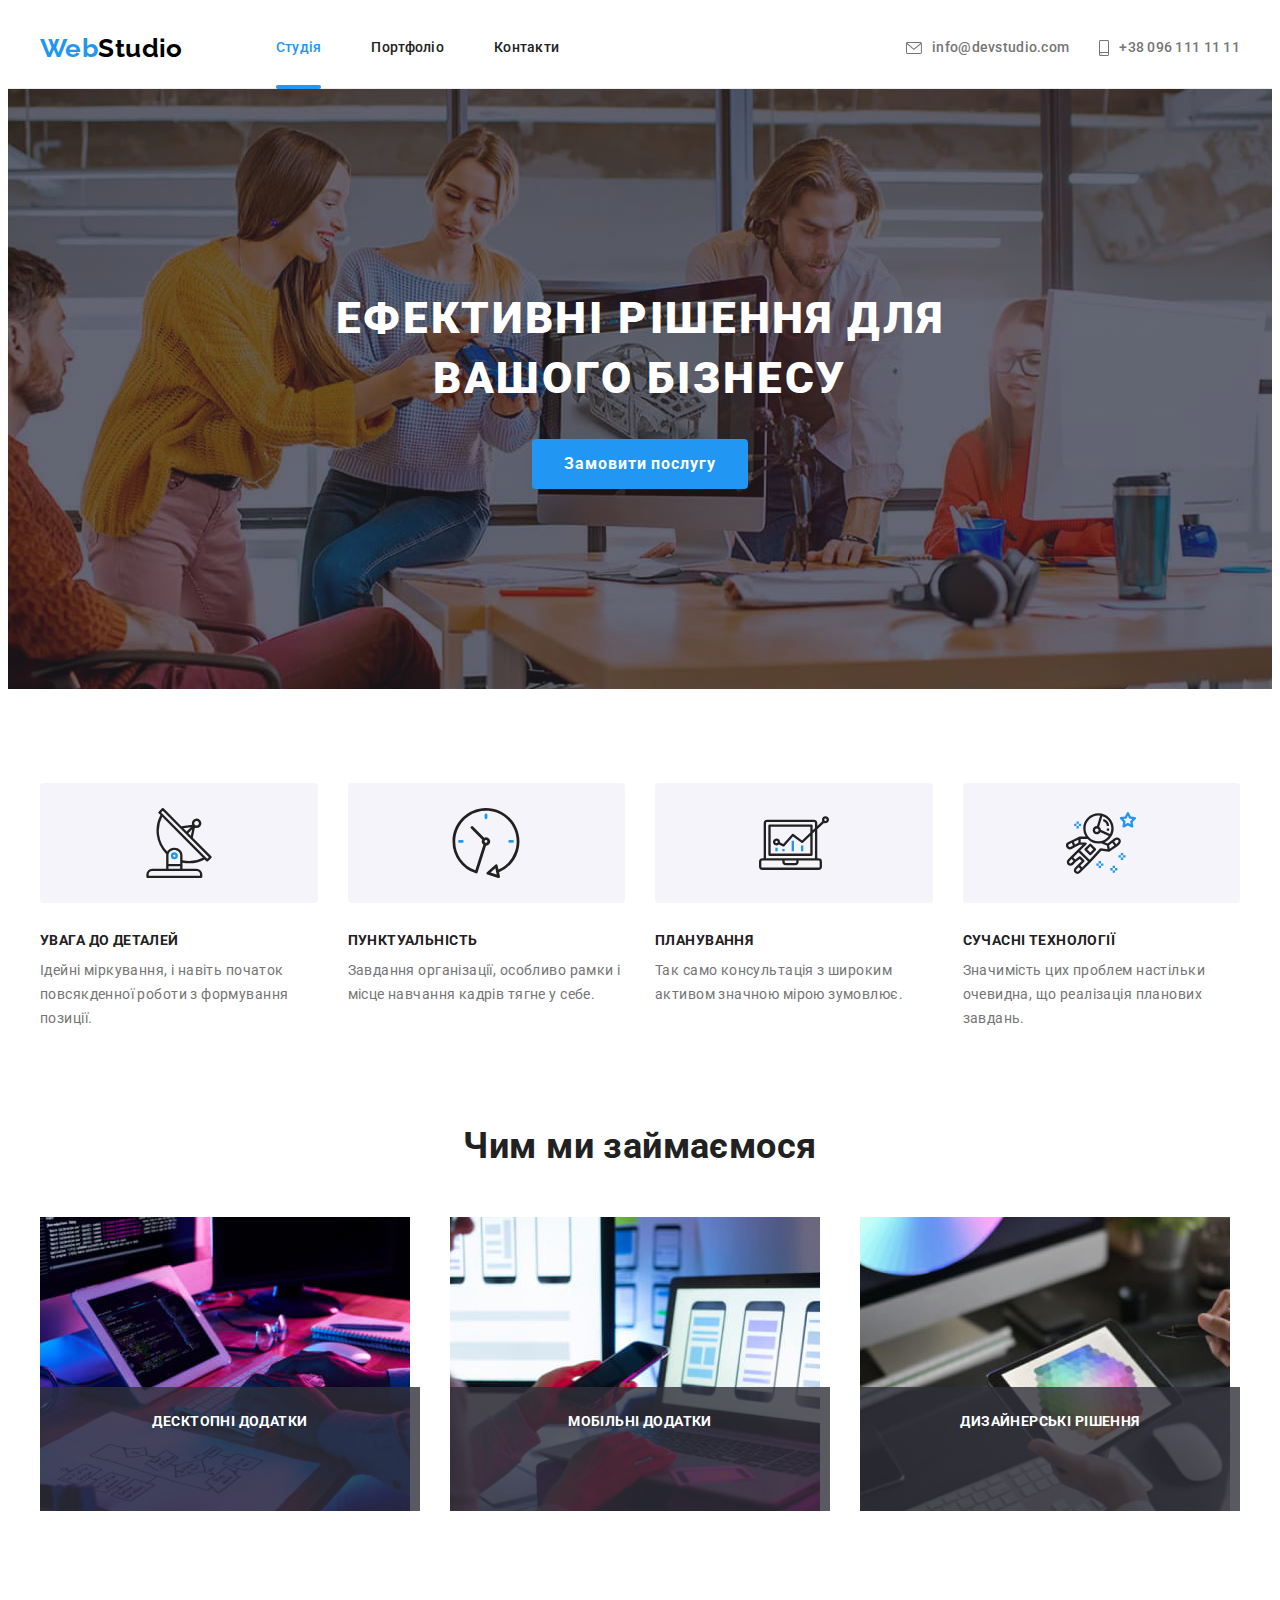
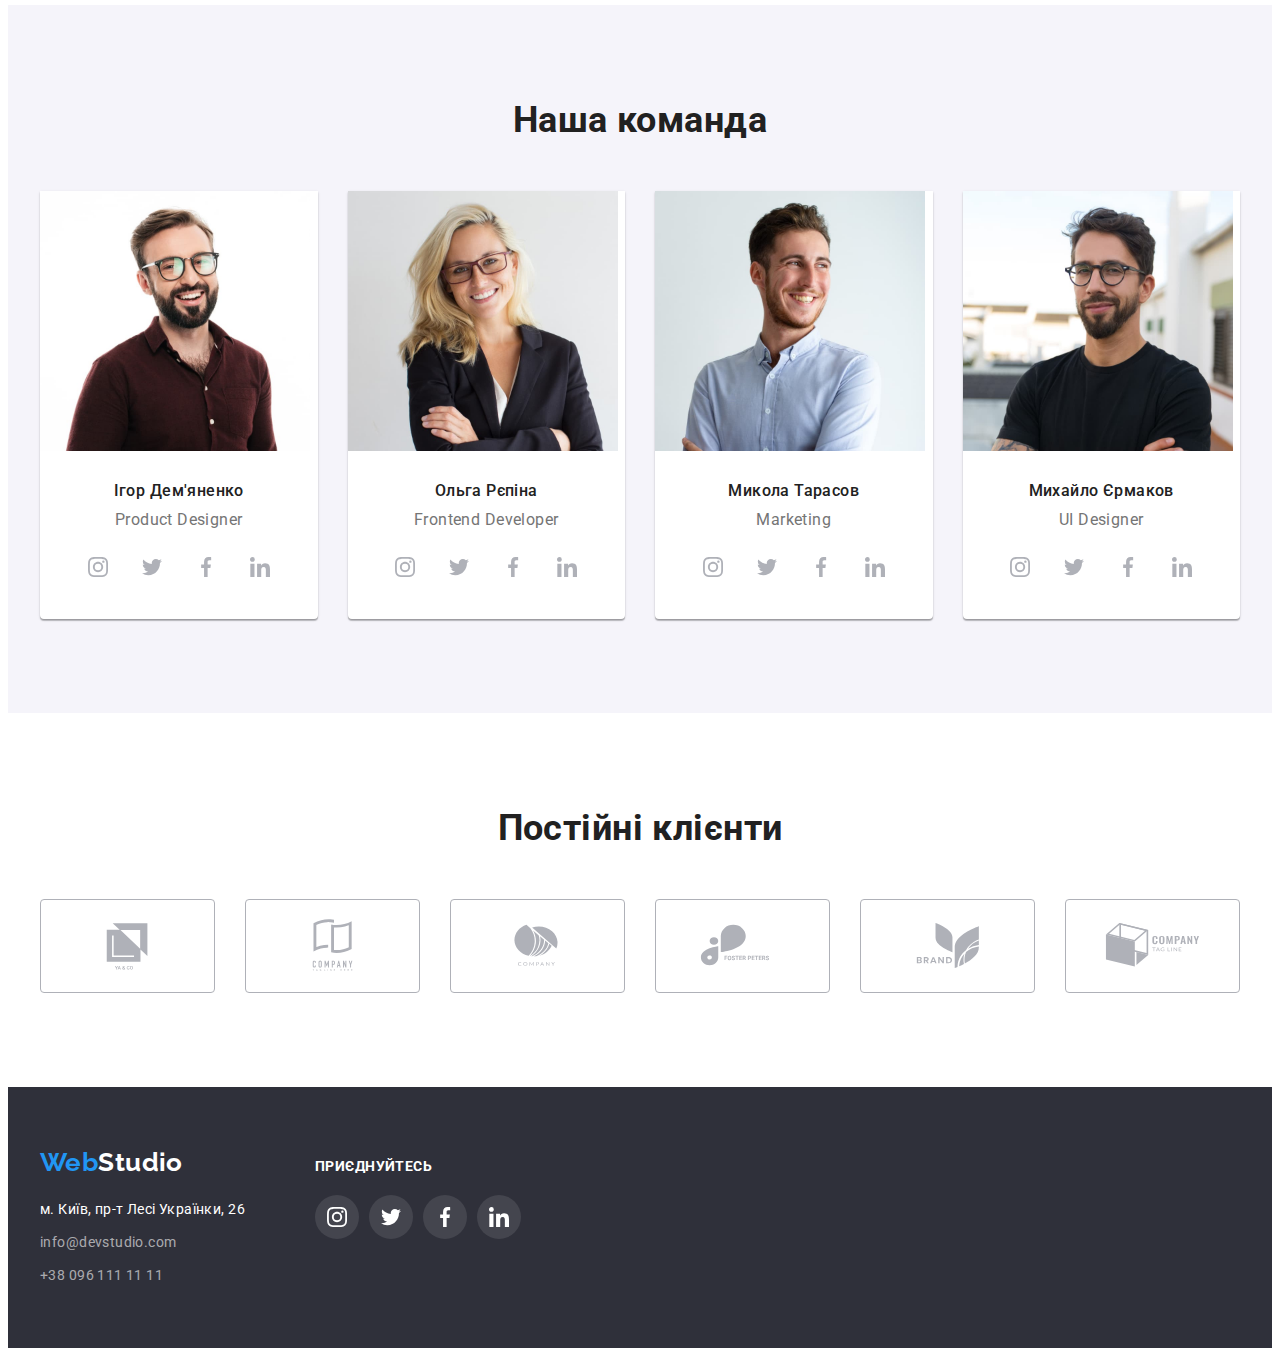
<file: index.html>
<!DOCTYPE html>
<html lang="uk">

<head>
  <meta charset="UTF-8" />
  <meta http-equiv="X-UA-Compatible" content="IE=edge" />
  <meta name="viewport" content="width=device-width, initial-scale=1.0" />
  <title>WebStudio</title>
  <!-- Fonts bevor all styles but afret title -->
  <link rel="preconnect" href="https://fonts.googleapis.com">
  <link rel="preconnect" href="https://fonts.gstatic.com" crossorigin>
  <link href="https://fonts.googleapis.com/css2?family=Raleway:wght@700&family=Roboto:wght@400;500;700;900&display=swap"
    rel="stylesheet">
  <!-- Normalize befor my styles -->
  <link rel="stylesheet" href="https://cdnjs.cloudflare.com/ajax/libs/modern-normalize/1.1.0/modern-normalize.min.css"
    integrity="sha512-wpPYUAdjBVSE4KJnH1VR1HeZfpl1ub8YT/NKx4PuQ5NmX2tKuGu6U/JRp5y+Y8XG2tV+wKQpNHVUX03MfMFn9Q=="
    crossorigin="anonymous" referrerpolicy="no-referrer" />
  <link rel="stylesheet" href="./css/styles.css">
</head>

<body>
  <!-- Header -->
  <header class="border-header">

    <div class="container navigation">
      <nav class="navigation">
        <a class="logo link" lang="en" href="./index.html">Web<span class="logo-header">Studio</span></a>
        <ul class="site-nav list navigation">
          <li class="site-nav-item"><a href="./index.html" class="nav-link link current">Студія</a></li>
          <li class="site-nav-item"><a href="./portfolio.html" class="nav-link link">Портфоліо</a></li>
          <li class="site-nav-item"><a href="#" class="nav-link link">Контакти</a></li>
        </ul>
      </nav>
      <ul class="contacts list">
        <li class="contacts-item">
          <a href="mailto:info@devstudio.com" class="contacts-link link"><svg class="contacts-icon" width="16"
              height="12">
              <use href="./images/icons.svg#icon-envelope"></use>
            </svg>info@devstudio.com</a>
        </li>
        <li class="contacts-item">
          <a href="tel:+380961111111" class="contacts-link link"><svg class="contacts-icon" width="10" height="16">
              <use href="./images/icons.svg#icon-smartphone"></use>
            </svg>+38 096 111 11 11</a>
        </li>
      </ul>
    </div>
  </header>
  <!-- Main -->
  <main>
    <!-- Hero -->
    <section class="hero">
      <h1 class="hero-title">Ефективні рішення для вашого бізнесу</h1>
      <button class="hero-button" data-modal-open type="button">Замовити послугу</button>
    </section>
    <!-- Features -->
    <section class="section">
      <div class="container">
        <h2 class="visually-hidden">Особливості</h2>
        <ul class="feauters-list list">
          <li class="feauters-item">
            <div class="feauters-icon">
              <svg width="70" height="70">
                <use href="./images/icons.svg#icon-antenna"></use>
              </svg>
            </div>
            <h3 class="feauters-title">УВАГА ДО ДЕТАЛЕЙ</h3>
            <p class="feauters-text">Ідейні міркування, і навіть початок повсякденної роботи з формування позиції.</p>
          </li>
          <li class="feauters-item">
            <div class="feauters-icon">
              <svg width="70" height="70">
                <use href="./images/icons.svg#icon-clock"></use>
              </svg>
            </div>
            <h3 class="feauters-title">ПУНКТУАЛЬНІСТЬ</h3>
            <p class="feauters-text">Завдання організації, особливо рамки і місце навчання кадрів тягне у себе.</p>
          </li>
          <li class="feauters-item">
            <div class="feauters-icon">
              <svg width="70" height="70">
                <use href="./images/icons.svg#icon-diagram"></use>
              </svg>
            </div>
            <h3 class="feauters-title">ПЛАНУВАННЯ</h3>
            <p class="feauters-text">Так само консультація з широким активом значною мірою зумовлює.</p>
          </li>
          <li class="feauters-item">
            <div class="feauters-icon">
              <svg width="70" height="70">
                <use href="./images/icons.svg#icon-astronaut"></use>
              </svg>
            </div>
            <h3 class="feauters-title">СУЧАСНІ ТЕХНОЛОГІЇ</h3>
            <p class="feauters-text">Значимість цих проблем настільки очевидна, що реалізація планових завдань.</p>
          </li>
        </ul>
      </div>
    </section>
    <!-- Occupation -->
    <section class="section opcupation-padding">
      <div class="container">
        <h2 class="section-title title-mb">Чим ми займаємося</h2>
        <ul class="occupation-list list">
          <li class="occupation-item">
            <img src="./images/occupation-1.jpg" alt="Десктопні додатки" width="370" height="294">
            <p class="occupation-overlay">Десктопні додатки</p>
          </li>
          <li class="occupation-item">
            <img src="./images/occupation-2.jpg" alt="Розробка мобільних додатків" width="370" height="294">
            <p class="occupation-overlay">Мобільні додатки</p>
          </li>
          <li class="occupation-item">
            <img src="./images/occupation-3.jpg" alt="Веб дизайн" width="370" height="294">
            <p class="occupation-overlay">Дизайнерські рішення</p>
          </li>
        </ul>
      </div>
    </section>
    <!-- Team -->
    <section class="section team">
      <div class="container">
        <h2 class="section-title title-mb">Наша команда</h2>
        <ul class="team-list list">
          <li class="team-list-item">
            <img src="./images/team-member-1.jpg" alt="Фото дизайнера продуктів Ігоря 
            Дем'яненко" width="270" height="260">
            <div class="team-list-content">
              <h3 class="team-list-member">Ігор Дем'яненко</h3>
              <p class="team-list-occupation" lang="en">Product Designer</p>
              <ul class="team-soc-list list">
                <li class="team-soc-item">
                  <a href="#" class="team-soc-link" aria-label="Instagram"><span
                      class="visually-hidden">Instagram</span>
                    <svg class="team-soc-icon" width="20" height="20">
                      <use href="./images/icons.svg#icon-instagram"></use>
                    </svg>
                  </a>
                </li>
                <li class="team-soc-item">
                  <a href="#" class="team-soc-link" aria-label="Twitter"><span class="visually-hidden">Twitter</span>
                    <svg class="team-soc-icon" width="20" height="20">
                      <use href="./images/icons.svg#icon-twitter"></use>
                    </svg>
                  </a>
                </li>
                <li class="team-soc-item">
                  <a href="#" class="team-soc-link" aria-label="Facebook"><span class="visually-hidden">Facebook</span>
                    <svg class="team-soc-icon" width="20" height="20">
                      <use href="./images/icons.svg#icon-facebook"></use>
                    </svg>
                  </a>
                </li>
                <li class="team-soc-item">
                  <a href="#" class="team-soc-link" aria-label="Linkedin"><span class="visually-hidden">Linkedin</span>
                    <svg class="team-soc-icon" width="20" height="20">
                      <use href="./images/icons.svg#icon-linkedin"></use>
                    </svg>
                  </a>
                </li>
              </ul>
            </div>
          </li>
          <li class="team-list-item">
            <img src="./images/team-member-2.jpg" alt="Фото фронтенд розробниці 
            Ольги Рєпіної" width="270" height="260">
            <div class="team-list-content">
              <h3 class="team-list-member">Ольга Рєпіна</h3>
              <p class="team-list-occupation" lang="en">Frontend Developer</p>
              <ul class="team-soc-list list">
                <li class="team-soc-item">
                  <a href="#" class="team-soc-link" aria-label="Instagram"><span
                      class="visually-hidden">Instagram</span>
                    <svg class="team-soc-icon" width="20" height="20">
                      <use href="./images/icons.svg#icon-instagram"></use>
                    </svg>
                  </a>
                </li>
                <li class="team-soc-item">
                  <a href="#" class="team-soc-link" aria-label="Twitter"><span class="visually-hidden">Twitter</span>
                    <svg class="team-soc-icon" width="20" height="20">
                      <use href="./images/icons.svg#icon-twitter"></use>
                    </svg>
                  </a>
                </li>
                <li class="team-soc-item">
                  <a href="#" class="team-soc-link" aria-label="Facebook"><span class="visually-hidden">Facebook</span>
                    <svg class="team-soc-icon" width="20" height="20">
                      <use href="./images/icons.svg#icon-facebook"></use>
                    </svg>
                  </a>
                </li>
                <li class="team-soc-item">
                  <a href="#" class="team-soc-link" aria-label="Linkedin"><span class="visually-hidden">Linkedin</span>
                    <svg class="team-soc-icon" width="20" height="20">
                      <use href="./images/icons.svg#icon-linkedin"></use>
                    </svg>
                  </a>
                </li>
              </ul>
            </div>
          </li>
          <li class="team-list-item">
            <img src="./images/team-member-3.jpg" alt="Фото члена відділу маркетінгу
            Миколи Тарасова" width="270" height="260">
            <div class="team-list-content">
              <h3 class="team-list-member">Микола Тарасов</h3>
              <p class="team-list-occupation" lang="en">Marketing</p>
              <ul class="team-soc-list list">
                <li class="team-soc-item">
                  <a href="#" class="team-soc-link" aria-label="Instagram"><span
                      class="visually-hidden">Instagram</span>
                    <svg class="team-soc-icon" width="20" height="20">
                      <use href="./images/icons.svg#icon-instagram"></use>
                    </svg>
                  </a>
                </li>
                <li class="team-soc-item">
                  <a href="#" class="team-soc-link" aria-label="Twitter"><span class="visually-hidden">Twitter</span>
                    <svg class="team-soc-icon" width="20" height="20">
                      <use href="./images/icons.svg#icon-twitter"></use>
                    </svg>
                  </a>
                </li>
                <li class="team-soc-item">
                  <a href="#" class="team-soc-link" aria-label="Facebook"><span class="visually-hidden">Facebook</span>
                    <svg class="team-soc-icon" width="20" height="20">
                      <use href="./images/icons.svg#icon-facebook"></use>
                    </svg>
                  </a>
                </li>
                <li class="team-soc-item">
                  <a href="#" class="team-soc-link" aria-label="Linkedin"><span class="visually-hidden">Linkedin</span>
                    <svg class="team-soc-icon" width="20" height="20">
                      <use href="./images/icons.svg#icon-linkedin"></use>
                    </svg>
                  </a>
                </li>
              </ul>
            </div>
          </li>
          <li class="team-list-item">
            <img src="./images/team-member-4.jpg" alt="Фото дизайнера інтерфейсу 
            Михайла Єрмакова" width="270" height="260">
            <div class="team-list-content">
              <h3 class="team-list-member">Михайло Єрмаков</h3>
              <p class="team-list-occupation" lang="en">UI Designer</p>
              <ul class="team-soc-list list">
                <li class="team-soc-item">
                  <a href="#" class="team-soc-link" aria-label="Instagram"><span
                      class="visually-hidden">Instagram</span>
                    <svg class="team-soc-icon" width="20" height="20">
                      <use href="./images/icons.svg#icon-instagram"></use>
                    </svg>
                  </a>
                </li>
                <li class="team-soc-item">
                  <a href="#" class="team-soc-link" aria-label="Twitter"><span class="visually-hidden">Twitter</span>
                    <svg class="team-soc-icon" width="20" height="20">
                      <use href="./images/icons.svg#icon-twitter"></use>
                    </svg>
                  </a>
                </li>
                <li class="team-soc-item">
                  <a href="#" class="team-soc-link" aria-label="Facebook"><span class="visually-hidden">Facebook</span>
                    <svg class="team-soc-icon" width="20" height="20">
                      <use href="./images/icons.svg#icon-facebook"></use>
                    </svg>
                  </a>
                </li>
                <li class="team-soc-item">
                  <a href="#" class="team-soc-link" aria-label="Linkedin"><span class="visually-hidden">Linkedin</span>
                    <svg class="team-soc-icon" width="20" height="20">
                      <use href="./images/icons.svg#icon-linkedin"></use>
                    </svg>
                  </a>
                </li>
              </ul>
            </div>
          </li>
        </ul>
      </div>
    </section>

    <section class="section clients">
      <div class="container">
        <h2 class="section-title title-mb">Постійні клієнти</h2>
        <ul class="clients-list list">
          <li class="clients-item">
            <a href="" class="clients-link">
              <svg class="clients-icon" width="106" height="60">
                <use href="./images/icons.svg#icon-ya-and-co"></use>
              </svg>
            </a>
          </li>
          <li class="clients-item">
            <a href="" class="clients-link">
              <svg class="clients-icon" width="106" height="60">
                <use href="./images/icons.svg#icon-company-t-h"></use>
              </svg>
            </a>
          </li>
          <li class="clients-item">
            <a href="" class="clients-link">
              <svg class="clients-icon" width="106" height="60">
                <use href="./images/icons.svg#icon-company"></use>
              </svg>
            </a>
          </li>
          <li class="clients-item">
            <a href="" class="clients-link">
              <svg class="clients-icon" width="106" height="60">
                <use href="./images/icons.svg#icon-foster-peters"></use>
              </svg>
            </a>
          </li>
          <li class="clients-item">
            <a href="" class="clients-link">
              <svg class="clients-icon" width="106" height="60">
                <use href="./images/icons.svg#icon-brand"></use>
              </svg>
            </a>
          </li>
          <li class="clients-item">
            <a href="" class="clients-link">
              <svg class="clients-icon" width="106" height="60">
                <use href="./images/icons.svg#icon-company-tag-line"></use>
              </svg>
            </a>
          </li>
        </ul>
      </div>
    </section>

  </main>
  <!-- Footer -->
  <footer class="footer">
    <div class="container footer-flex">
      <div>
        <a class="logo link" lang="en" href="./index.html">Web<span class="logo-footer">Studio</span></a>
        <address class="address">
          <ul class="footer-list list">
            <li class="footer-list-item"><a class="footer-list-adress link" href="https://goo.gl/maps/8Shcnv1b6fzr6zjf9"
                target="_blank" rel="noopener nofollow noreferrer">м. Київ,
                пр-т Лесі Українки, 26</a></li>
            <li class="footer-list-item"><a class="footer-list-contacts link"
                href="mailto:info@devstudio.com">info@devstudio.com</a></li>
            <li class="footer-list-item"><a class="footer-list-contacts link" href="tel:+380961111111">+38 096 111 11
                11</a></li>
          </ul>
        </address>
      </div>
      <div class="join">
        <p class="join-text">приєднуйтесь</p>
        <ul class="join-list list">
          <li class="join-item">
            <a href="#" class="join-soc-link" aria-label="Instagram"><span class="visually-hidden">Instagram</span>
              <svg class="join-soc-icon" width="20" height="20">
                <use href="./images/icons.svg#icon-instagram"></use>
              </svg>
            </a>
          </li>
          <li class="join-item">
            <a href="#" class="join-soc-link" aria-label="Twitter"><span class="visually-hidden">Twitter</span>
              <svg class="team-soc-icon" width="20" height="20">
                <use href="./images/icons.svg#icon-twitter"></use>
              </svg>
            </a>
          </li>
          <li class="join-item">
            <a href="#" class="join-soc-link" aria-label="Facebook"><span class="visually-hidden">Facebook</span>
              <svg class="join-soc-icon" width="20" height="20">
                <use href="./images/icons.svg#icon-facebook"></use>
              </svg>
            </a>
          </li>
          <li class="join-item">
            <a href="#" class="join-soc-link" aria-label="Linkedin"><span class="visually-hidden">Linkedin</span>
              <svg class="join-soc-icon" width="20" height="20">
                <use href="./images/icons.svg#icon-linkedin"></use>
              </svg>
            </a>
          </li>
        </ul>
      </div>
    </div>
  </footer>
  <div class="backdrop is-hidden" data-modal>
    <div class="modal">
      <button class="modal-btn" data-modal-close type="button">
        <svg class="modal-icon" width="18" height="18">
          <use href="./images/icons.svg#icon-close-modal"></use>
        </svg>
      </button>
    </div>
  </div>
  <script src="./js/modal.js"></script>
</body>

</html>
</file>
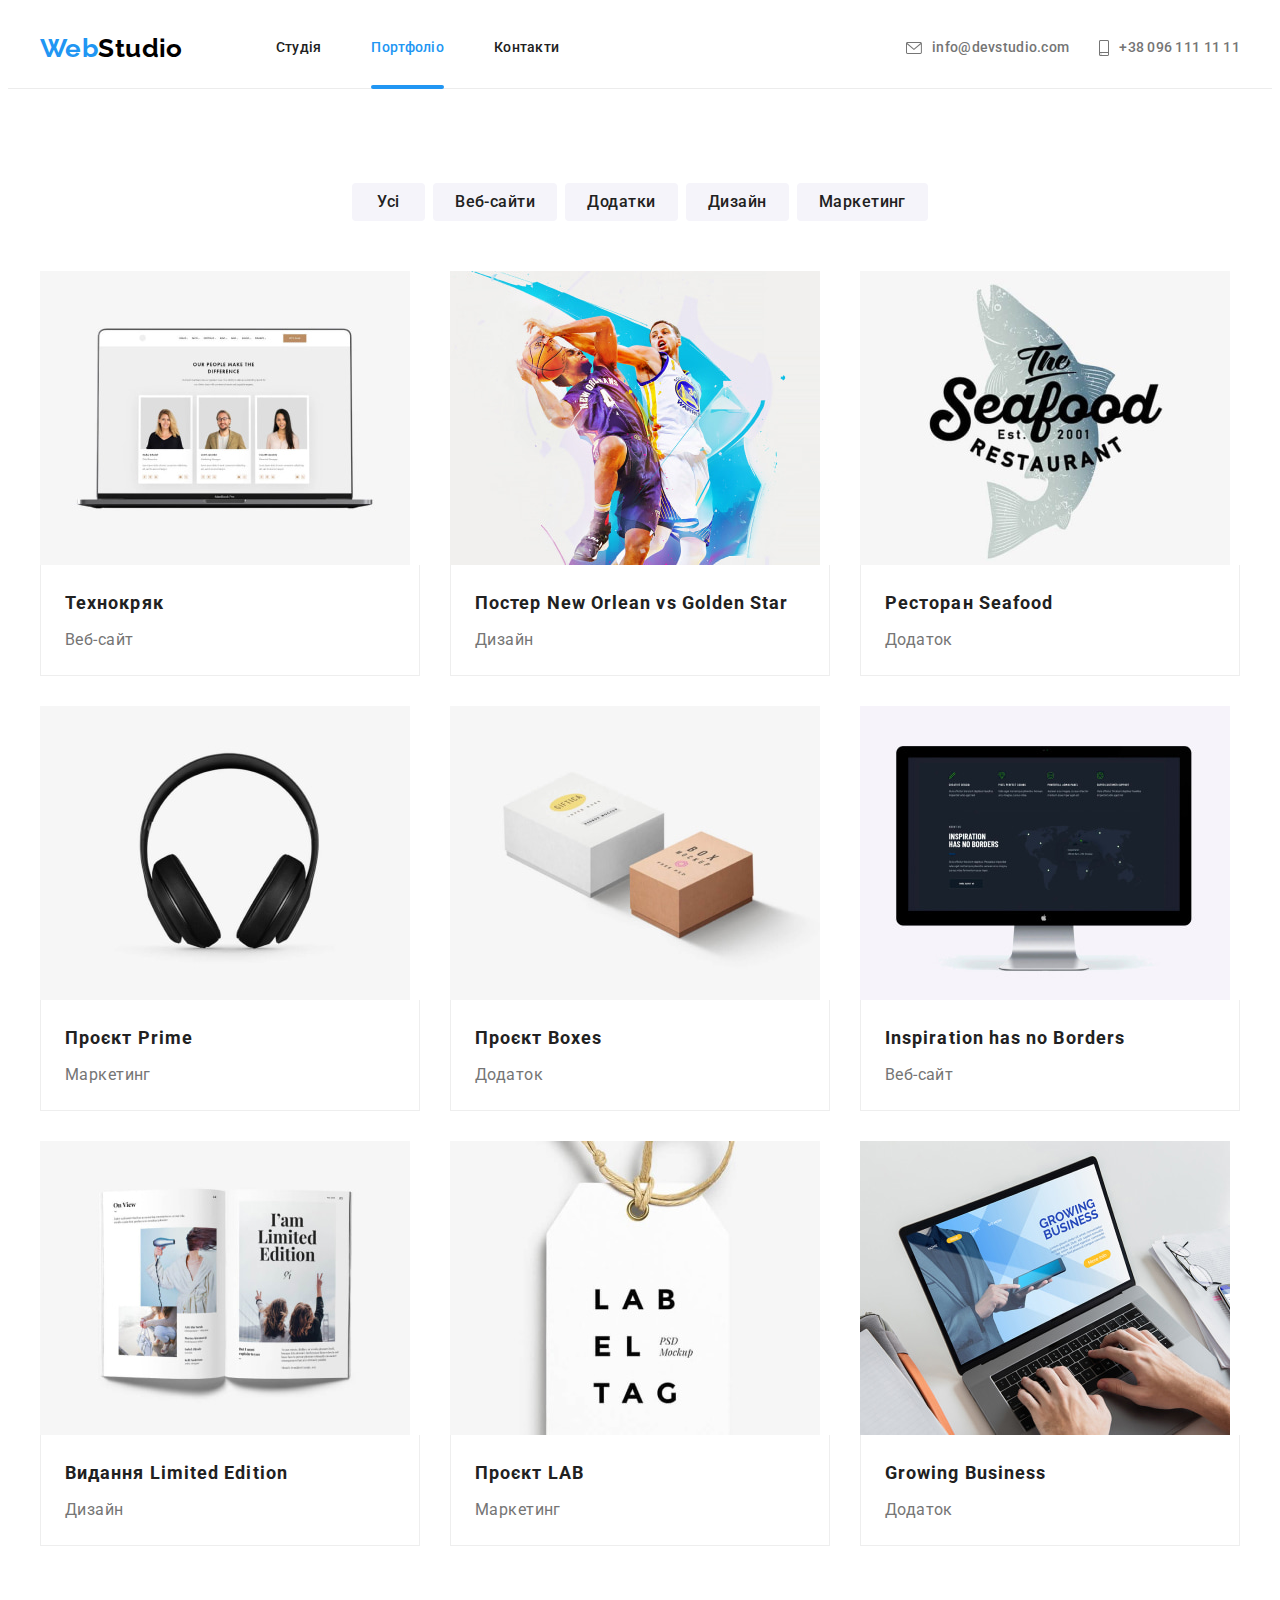
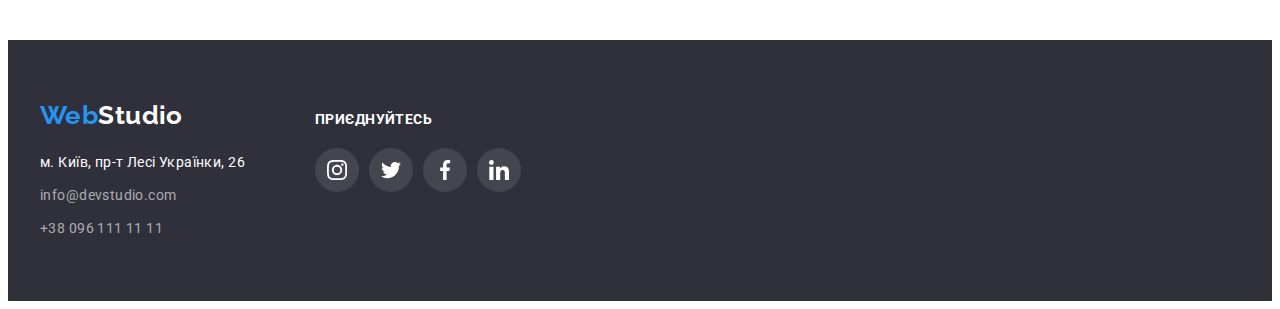
<file: portfolio.html>
<!DOCTYPE html>
<html lang="en">

<head>
    <meta charset="UTF-8">
    <meta http-equiv="X-UA-Compatible" content="IE=edge">
    <meta name="viewport" content="width=device-width, initial-scale=1.0">
    <title>Портфоліо</title>
    <link rel="preconnect" href="https://fonts.googleapis.com">
    <link rel="preconnect" href="https://fonts.gstatic.com" crossorigin>
    <link
        href="https://fonts.googleapis.com/css2?family=Raleway:wght@700&family=Roboto:wght@400;500;700;900&display=swap"
        rel="stylesheet">

    <link rel="stylesheet" href="https://cdnjs.cloudflare.com/ajax/libs/modern-normalize/1.1.0/modern-normalize.min.css"
        integrity="sha512-wpPYUAdjBVSE4KJnH1VR1HeZfpl1ub8YT/NKx4PuQ5NmX2tKuGu6U/JRp5y+Y8XG2tV+wKQpNHVUX03MfMFn9Q=="
        crossorigin="anonymous" referrerpolicy="no-referrer" />

    <link rel="stylesheet" href="./css/styles.css">
</head>

<body>
    <!-- Header  -->
    <header class="border-header">

        <div class="container navigation">
            <nav class="navigation">
                <a class="logo link" lang="en" href="./index.html">Web<span class="logo-header">Studio</span></a>
                <ul class="site-nav list navigation">
                    <li class="site-nav-item"><a href="./index.html" class="nav-link link">Студія</a></li>
                    <li class="site-nav-item"><a href="./portfolio.html" class="nav-link link current">Портфоліо</a>
                    </li>
                    <li class="site-nav-item"><a href="#" class="nav-link link">Контакти</a></li>
                </ul>
            </nav>

            <ul class="contacts list">
                <li class="contacts-item">
                    <a href="mailto:info@devstudio.com" class="contacts-link link"><svg class="contacts-icon" width="16"
                            height="12">
                            <use href="./images/icons.svg#icon-envelope"></use>
                        </svg>info@devstudio.com</a>
                </li>
                <li class="contacts-item">
                    <a href="tel:+380961111111" class="contacts-link link"><svg class="contacts-icon" width="10"
                            height="16">
                            <use href="./images/icons.svg#icon-smartphone"></use>
                        </svg>+38 096 111 11 11</a>
                </li>
            </ul>
        </div>
    </header>
    <!-- Main -->
    <main>
        <section class="section">
            <div class="container">
                <h1 class="visually-hidden">Портфоліо</h1>
                <ul class="list filter">
                    <li class="filter-item"><button type="button" class="filter-link">Усі</button></li>
                    <li class="filter-item"><button type="button" class="filter-link">Веб-сайти</button></li>
                    <li class="filter-item"><button type="button" class="filter-link">Додатки</button></li>
                    <li class="filter-item"><button type="button" class="filter-link">Дизайн</button></li>
                    <li class="filter-item"><button type="button" class="filter-link">Маркетинг</button></li>
                </ul>
                <ul class="portfolio-list list">
                    <li class="portfolio-item">
                        <a href="#" class="portfolio-link link">
                            <div class="portfolio-top-wrap">
                                <img src="./images/portfolio/technokrjak-1.jpg" alt="Фото сайту Технокряк" width="370"
                                    height="294">
                                <p class="portfolio-cover-text">Ресурс пропонує комплексні пропозиції з різним рівнем
                                    функціоналу та сервісів. Все це
                                    дозволить відвідувачу отримати вичерпні відомості про компанію чи приватну особу.
                                </p>
                            </div>
                            <div class="portfolio-content">
                                <h2 class="portfolio-title">Технокряк</h2>
                                <p class="portfolio-type">Веб-сайт</p>
                            </div>
                        </a>
                    </li>
                    <li class="portfolio-item">
                        <a href="#" class="portfolio-link link">
                            <div class="portfolio-top-wrap"><img src="./images/portfolio/new-orlean-1.jpg"
                                    alt="Гравець команди Нью-Орлена грає в баскетбол проти глравця з Голден Стар"
                                    width="370" height="294">
                                <p class="portfolio-cover-text">Ресурс пропонує комплексні пропозиції з різним рівнем
                                    функціоналу та сервісів. Все це
                                    дозволить відвідувачу отримати вичерпні відомості про компанію чи приватну особу.
                                </p>
                            </div>
                            <div class="portfolio-content">
                                <h2 class="portfolio-title">Постер <span lang="en">New Orlean vs Golden Star</span></h2>
                                <p class="portfolio-type">Дизайн</p>
                            </div>
                        </a>
                    </li>
                    <li class="portfolio-item">
                        <a href="#" class="portfolio-link link">
                            <div class="portfolio-top-wrap">
                                <img src="./images/portfolio/seafood-1.jpg" alt="Логотип ресотрана Сіфуд" width="370"
                                    height="294">
                                <p class="portfolio-cover-text">Ресурс пропонує комплексні пропозиції з різним рівнем
                                    функціоналу та сервісів. Все це
                                    дозволить відвідувачу отримати вичерпні відомості про компанію чи приватну особу.
                                </p>
                            </div>
                            <div class="portfolio-content">
                                <h2 class="portfolio-title">Ресторан <span lang="en">Seafood</span></h2>
                                <p class="portfolio-type">Додаток</p>
                            </div>
                        </a>
                    </li>
                    <li class="portfolio-item">
                        <a href="#" class="portfolio-link link">
                            <div class="portfolio-top-wrap">
                                <img src="./images/portfolio/prime-1.jpg" alt="Навушники" width="370" height="294">
                                <p class="portfolio-cover-text">Ресурс пропонує комплексні пропозиції з різним рівнем
                                    функціоналу та сервісів. Все це
                                    дозволить відвідувачу отримати вичерпні відомості про компанію чи приватну особу.
                                </p>
                            </div>
                            <div class="portfolio-content">
                                <h2 class="portfolio-title">Проєкт <span lang="en">Prime</span></h2>
                                <p class="portfolio-type">Маркетинг</p>
                            </div>
                        </a>
                    </li>
                    <li class="portfolio-item">
                        <a href="#" class="portfolio-link link">
                            <div class="portfolio-top-wrap">
                                <img src="./images/portfolio/boxes-1.jpg" alt="Дві коробки" width="370" height="294">
                                <p class="portfolio-cover-text">Ресурс пропонує комплексні пропозиції з різним рівнем
                                    функціоналу та сервісів. Все це
                                    дозволить відвідувачу отримати вичерпні відомості про компанію чи приватну особу.
                                </p>
                            </div>
                            <div class="portfolio-content">
                                <h2 class="portfolio-title">Проєкт <span lang="en">Boxes</span></h2>
                                <p class="portfolio-type">Додаток</p>
                            </div>
                        </a>
                    </li>
                    <li class="portfolio-item">
                        <a href="#" class="portfolio-link link">
                            <div class="portfolio-top-wrap">
                                <img src="./images/portfolio/inspiration-1.jpg"
                                    alt="Фото сайту Инспирашен хас ноу Бордерс" width="370" height="294">
                                <p class="portfolio-cover-text">Ресурс пропонує комплексні пропозиції з різним рівнем
                                    функціоналу та сервісів. Все це
                                    дозволить відвідувачу отримати вичерпні відомості про компанію чи приватну особу.
                                </p>
                            </div>
                            <div class="portfolio-content">
                                <h2 class="portfolio-title" lang="en">Inspiration has no Borders</h2>
                                <p class="portfolio-type">Веб-сайт</p>
                            </div>
                        </a>
                    </li>
                    <li class="portfolio-item">
                        <a href="#" class="portfolio-link link">
                            <div class="portfolio-top-wrap">
                                <img src="./images/portfolio/limited-edition-1.jpg"
                                    alt="Фото відкритого журналу Лімітед Едітіон" width="370" height="294">
                                <p class="portfolio-cover-text">Ресурс пропонує комплексні пропозиції з різним рівнем
                                    функціоналу та сервісів. Все це
                                    дозволить відвідувачу отримати вичерпні відомості про компанію чи приватну особу.
                                </p>
                            </div>
                            <div class="portfolio-content">
                                <h2 class="portfolio-title">Видання <span lang="en">Limited Edition</span></h2>
                                <p class="portfolio-type">Дизайн</p>
                            </div>
                        </a>
                    </li>
                    <li class="portfolio-item">
                        <a href="#" class="portfolio-link link">
                            <div class="portfolio-top-wrap">
                                <img src="./images/portfolio/lab-1.jpg" alt="Бірка з написом Лабель Тег" width="370"
                                    height="294">
                                <p class="portfolio-cover-text">Ресурс пропонує комплексні пропозиції з різним рівнем
                                    функціоналу та сервісів. Все це
                                    дозволить відвідувачу отримати вичерпні відомості про компанію чи приватну особу.
                                </p>
                            </div>
                            <div class="portfolio-content">
                                <h2 class="portfolio-title">Проєкт <span lang="en">LAB</span></h2>
                                <p class="portfolio-type">Маркетинг</p>
                            </div>
                        </a>
                    </li>
                    <li class="portfolio-item">
                        <a href="#" class="portfolio-link link">
                            <div class="portfolio-top-wrap">
                                <img src="./images/portfolio/growing-business-1.jpg"
                                    alt="Ноутбук з відкритою сторінкою Гровинг Бизнес" width="370" height="294">
                                <p class="portfolio-cover-text">Ресурс пропонує комплексні пропозиції з різним рівнем
                                    функціоналу та сервісів. Все це
                                    дозволить відвідувачу отримати вичерпні відомості про компанію чи приватну особу.
                                </p>
                            </div>
                            <div class="portfolio-content">
                                <h2 class="portfolio-title" lang="en">Growing Business</h2>
                                <p class="portfolio-type">Додаток</p>
                            </div>
                        </a>
                    </li>
                </ul>
            </div>


        </section>
    </main>

    <!-- Footer -->
    <footer class="footer">
        <div class="container footer-flex">
            <div>
                <a class="logo link" lang="en" href="./index.html">Web<span class="logo-footer">Studio</span></a>
                <address class="address">
                    <ul class="footer-list list">
                        <li class="footer-list-item"><a class="footer-list-adress link"
                                href="https://goo.gl/maps/8Shcnv1b6fzr6zjf9" target="_blank"
                                rel="noopener nofollow noreferrer">м. Київ,
                                пр-т Лесі Українки, 26</a></li>
                        <li class="footer-list-item"><a class="footer-list-contacts link"
                                href="mailto:info@devstudio.com">info@devstudio.com</a></li>
                        <li class="footer-list-item"><a class="footer-list-contacts link" href="tel:+380961111111">+38
                                096
                                111 11
                                11</a></li>
                    </ul>
                </address>
            </div>
            <div class="join">
                <p class="join-text">приєднуйтесь</p>
                <ul class="join-list list">
                    <li class="join-item">
                        <a href="#" class="join-soc-link" aria-label="Instagram"><span
                                class="visually-hidden">Instagram</span>
                            <svg class="join-soc-icon" width="20" height="20">
                                <use href="./images/icons.svg#icon-instagram"></use>
                            </svg>
                        </a>
                    </li>
                    <li class="join-item">
                        <a href="#" class="join-soc-link" aria-label="Twitter"><span
                                class="visually-hidden">Twitter</span>
                            <svg class="team-soc-icon" width="20" height="20">
                                <use href="./images/icons.svg#icon-twitter"></use>
                            </svg>
                        </a>
                    </li>
                    <li class="join-item">
                        <a href="#" class="join-soc-link" aria-label="Facebook"><span
                                class="visually-hidden">Facebook</span>
                            <svg class="join-soc-icon" width="20" height="20">
                                <use href="./images/icons.svg#icon-facebook"></use>
                            </svg>
                        </a>
                    </li>
                    <li class="join-item">
                        <a href="#" class="join-soc-link" aria-label="Linkedin"><span
                                class="visually-hidden">Linkedin</span>
                            <svg class="join-soc-icon" width="20" height="20">
                                <use href="./images/icons.svg#icon-linkedin"></use>
                            </svg>
                        </a>
                    </li>
                </ul>
            </div>
        </div>
    </footer>
</body>

</html>
</file>
<file: css/styles.css>
/* colors: FFFFFF_v
2F303A_v, 2196F3_v, 000000_v
F5F4FA_v, 212121_v, EEEEEE
757575_v, ECECEC, 188BE7 */

:root {
  --primary-text-color: #757575;
  --dark-title-text-color: #212121;
  --light-title-text-color: #ffffff;
  --accent-color: #2196f3;
  --logo-color-dark: #000000;
  --logo-color-light: #ffffff;
  --main-bgc: #ffffff;
  --darkest-bgc: #2f303a;
  --dark-section-bgc: #f5f4fa;
  --adress-contacts: rgba(255, 255, 255, 0.6);
  --button-active-bgc: #188ce8;
  --filter-bgc: #f5f4fa;
  --hero-bgc: #c4c4c4;
  --icon-color: #afb1b8;
  --transition-time: 250ms cubic-bezier(0.4, 0, 0.2, 1);
}

/* font-family: 'Raleway', sans-serif;
font-family: 'Roboto', sans-serif; */

body {
  background-color: var(--main-bgc);
  color: var(--primary-text-color);

  font-family: 'Roboto', sans-serif;
  font-size: 14px;
  letter-spacing: 0.03em;
}
/* Rest */
p,
h1,
h2,
h3,
h4,
h5,
h6 {
  margin: 0;
}

ul,
ol {
  margin: 0;
  padding-left: 0;
}

/* hidden */
.visually-hidden {
  position: absolute;
  white-space: nowrap;
  width: 1px;
  height: 1px;
  overflow: hidden;
  border: 0;
  padding: 0;
  clip: rect(0 0 0 0);
  clip-path: inset(50%);
  margin: -1px;
}

/* take off markers, applies to <ul> */
.list {
  list-style: none;
}

/* take off underlines, applies to <a> */
.link {
  text-decoration: none;
}

/* container: 1170+padding-left+ padding-right */
.container {
  width: 1200px;
  padding-left: 15px;
  padding-right: 15px;
  margin: 0 auto;
}

/* to avoid gap */
img {
  display: block;
  max-width: 100%;
  height: auto;
}
/* Header */

.border-header {
  border-color: #ececec;
  border-bottom-width: 1px;
  border-bottom-style: solid;
}

/* Logo */
.logo {
  color: var(--accent-color);

  font-family: 'Raleway', sans-serif;
  font-weight: 700;
  font-size: 26px;
  line-height: 1.19;
}

.logo-header {
  color: var(--logo-color-dark);
}
.logo-footer {
  color: var(--logo-color-light);
}

/* Navigation */
.navigation {
  display: flex;
  align-items: center;
}

.site-nav {
  margin-left: 93px;
}

.site-nav-item:not(:last-child) {
  margin-right: 50px;
}
.site-nav .nav-link {
  display: block;
  padding-top: 32px;
  padding-bottom: 32px;

  color: var(--dark-title-text-color);
  font-weight: 500;
  line-height: 1.14;
  letter-spacing: 0.02em;

  transition: color var(--transition-time);
}

.site-nav .nav-link:hover,
.site-nav .nav-link:focus {
  color: var(--accent-color);
}

.site-nav .nav-link.current {
  color: var(--accent-color);
}

.nav-link {
  position: relative;
}

.nav-link.current::after {
  position: absolute;
  left: 0;
  bottom: -1px;

  content: '';
  display: block;
  width: 100%;
  height: 4px;
  background: var(--accent-color);
  border-radius: 2px;
}

/* Contacts */

.contacts {
  display: flex;
  gap: 30px;
  margin-left: auto;
}

.contacts-link {
  display: flex;
  padding-top: 32px;
  padding-bottom: 32px;
  align-items: center;
  gap: 10px;

  color: inherit;
  font-weight: 500;
  line-height: 1.14;
  letter-spacing: 0.02em;

  transition: color var(--transition-time);
}

.contacts-item {
  fill: currentColor;
}

.contacts-link:hover,
.contacts-link:focus {
  color: var(--accent-color);
}

/* Hero */

.hero {
  max-width: 1600px;
  margin-left: auto;
  margin-right: auto;
  padding-top: 200px;
  padding-bottom: 200px;

  background-image: linear-gradient(rgba(47, 48, 58, 0.4), rgba(47, 48, 58, 0.4)),
    url('../images/hero-img.jpg');

  background-color: var(--hero-bgc);
  background-repeat: no-repeat;
  background-position: center;
  background-size: cover;
  text-align: center;
}

.hero-title {
  max-width: 696px;
  margin-bottom: 30px;
  margin-left: auto;
  margin-right: auto;

  color: var(--light-title-text-color);
  font-weight: 900;
  font-size: 44px;
  line-height: 1.36;
  letter-spacing: 0.06em;
  text-transform: uppercase;
}

.hero-button {
  padding: 10px 32px;
  border-radius: 4px;
  border-color: transparent;
  border-width: 0px;

  background-color: var(--accent-color);
  color: var(--light-title-text-color);
  font-family: inherit;
  font-weight: 700;
  font-size: 16px;
  line-height: 1.88;
  letter-spacing: 0.06em;

  cursor: pointer;
  transition: background-color var(--transition-time);
}

.hero-button:hover,
.hero-button:focus {
  background-color: var(--button-active-bgc);
}

/* Sections */

.section {
  padding-top: 94px;
  padding-bottom: 94px;
}

.section-title {
  color: var(--dark-title-text-color);

  font-weight: 700;
  font-size: 36px;
  line-height: 1.17;
  text-align: center;
}

.title-mb {
  margin-bottom: 50px;
}

/* Features */
.feauters-list {
  display: flex;
  column-gap: 30px;
}

.feauters-item {
  flex-basis: calc((100% - 90px) / 4);
}

.feauters-title {
  margin-bottom: 10px;

  color: var(--dark-title-text-color);
  font-size: inherit;
  font-weight: 700;
  line-height: 1.14;
  text-transform: uppercase;
}

.feauters-text {
  line-height: 1.71;
}

.feauters-icon {
  height: 120px;
  border-radius: 4px;
  margin-bottom: 30px;
  display: flex;
  align-items: center;
  justify-content: center;

  background-color: var(--dark-section-bgc);
}

/* Occupation */

.opcupation-padding {
  padding-top: 0;
}

.occupation-list {
  display: flex;
  column-gap: 30px;
}

.occupation-item {
  position: relative;

  flex-basis: calc((100% - 60px) / 3);
}

.occupation-overlay {
  position: absolute;
  bottom: 0;
  left: 0;

  height: 70px;
  width: 100%;
  padding-top: 27px;
  padding-bottom: 27px;

  font-weight: 700;
  line-height: 1.14;
  text-align: center;
  text-transform: uppercase;
  color: var(--light-title-text-color);
  background-color: rgba(47, 48, 58, 0.8);
}

/* Team  */
.team {
  background-color: var(--dark-section-bgc);
}

.team-list {
  display: flex;
}

.team-list-item {
  flex-basis: calc((100% - 90px) / 4);
  background-color: var(--light-title-text-color);
  box-shadow: 0px 1px 3px rgba(0, 0, 0, 0.12), 0px 1px 1px rgba(0, 0, 0, 0.14),
    0px 2px 1px rgba(0, 0, 0, 0.2);
  border-radius: 0px 0px 4px 4px;
}

.team-list-item:not(:last-child) {
  margin-right: 30px;
}

.team-list-content {
  padding-top: 30px;
  padding-bottom: 30px;
  text-align: center;
}

.team-list-member {
  margin-bottom: 10px;

  color: var(--dark-title-text-color);
  font-weight: 500;
  font-size: 16px;
  line-height: 1.19;
}

.team-list-occupation {
  font-size: 16px;
  line-height: 1.19;
  margin-bottom: 16px;
}

.team-soc-list {
  display: flex;
  gap: 10px;
  justify-content: center;
}

.team-soc-link {
  width: 44px;
  height: 44px;
  border-radius: 50%;
  display: flex;
  justify-content: center;
  align-items: center;
  fill: var(--icon-color);
  background-color: var(--light-title-text-color);

  transition: background-color var(--transition-time), fill var(--transition-time);
}

.team-soc-link:hover,
.team-soc-link:focus {
  background-color: var(--accent-color);
  fill: var(--light-title-text-color);
}

/* .team-soc-link:hover,
.team-soc-link:focus {
  background-color: var(--accent-color);
}
.team-soc-link:hover .team-soc-icon,
.team-soc-link:focus .team-soc-icon {
  fill: var(--light-title-text-color);
} */

/* Cleints */
.clients-list {
  display: flex;
  gap: 30px;
}

.clients-item {
  flex-basis: calc((100% - 5 * 30px) / 3);
}

.clients-link {
  display: flex;
  height: 92px;
  border: 1px solid var(--icon-color);
  border-radius: 4px;
  align-items: center;
  justify-content: center;
  fill: var(--icon-color);
  transition: border-color var(--transition-time);
}

.clients-link .clients-icon {
  transition: fill var(--transition-time);
}

.clients-link:hover,
.clients-link:focus {
  border-color: var(--accent-color);
}

.clients-link:hover .clients-icon,
.clients-link:focus .clients-icon {
  fill: var(--accent-color);
}

/* footer */
.footer {
  background-color: var(--darkest-bgc);
  padding-top: 60px;
  padding-bottom: 60px;
}

.container.footer-flex {
  display: flex;
  align-items: baseline;
}

.address {
  margin-top: 20px;
}

.footer-list-item:not(:last-child) {
  margin-bottom: 9px;
}

.footer-list-adress {
  color: var(--light-title-text-color);
  font-style: normal;
  line-height: 1.71;

  transition: color var(--transition-time);
}

.footer-list-adress:hover,
.footer-list-adress:focus {
  color: var(--accent-color);
}

.footer-list-contacts {
  color: var(--adress-contacts);
  font-style: normal;
  line-height: 1.71;

  transition: color var(--transition-time);
}

.footer-list-contacts:hover,
.footer-list-contacts:focus {
  color: var(--accent-color);
}

.join {
  margin-left: 70px;
}

.join-text {
  margin-bottom: 20px;

  color: var(--light-title-text-color);
  font-weight: 700;
  line-height: 1.14;
  text-transform: uppercase;
}

.join-list {
  display: flex;
  gap: 10px;
}

.join-soc-link {
  width: 44px;
  height: 44px;
  border-radius: 50%;
  display: flex;
  justify-content: center;
  align-items: center;
  fill: var(--light-title-text-color);
  background-color: rgba(255, 255, 255, 0.1);

  transition: background-color var(--transition-time);
}

.join-soc-link:hover,
.join-soc-link:focus {
  background-color: var(--accent-color);
}
/* Portfolio */

/* Filters */

.filter {
  display: flex;
  justify-content: center;
  margin-bottom: 50px;
}

.filter-item:not(:last-child) {
  margin-right: 8px;
}

.filter-link {
  padding: 6px 22px;
  min-width: 73px;
  border-radius: 4px;
  border-width: 0;
  border-color: transparent;

  background-color: var(--filter-bgc);
  color: var(--dark-title-text-color);

  font-family: inherit;
  font-weight: 500;
  font-size: 16px;
  line-height: 1.63;
  text-align: center;
  letter-spacing: 0.03em;

  cursor: pointer;
  transition: color var(--transition-time), background-color var(--transition-time),
    box-shadow var(--transition-time);
}

.filter-link:hover,
.filter-link:focus {
  box-shadow: 0px 3px 1px rgba(0, 0, 0, 0.1), 0px 1px 2px rgba(0, 0, 0, 0.08),
    0px 2px 2px rgba(0, 0, 0, 0.12);

  background-color: var(--accent-color);
  color: var(--light-title-text-color);
}

/* Potfolio-list */
.portfolio-list {
  display: flex;
  flex-wrap: wrap;
  gap: 30px;
}

.portfolio-item {
  flex-basis: calc((100% - 60px) / 3);
}

/* with nth child */
/* .portfolio-item:not(:nth-child(3n)) {
  margin-right: 30px;
}
.portfolio-item:not(:nth-last-child(-n + 3)) {
  margin-bottom: 30px;
} */

.portfolio-link {
  color: inherit;
  display: block;

  transition: box-shadow var(--transition-time);
}

.portfolio-link:hover,
.portfolio-link:focus {
  box-shadow: 0px 1px 1px rgba(0, 0, 0, 0.12), 0px 4px 4px rgba(0, 0, 0, 0.06),
    1px 4px 6px rgba(0, 0, 0, 0.16);
}

.portfolio-top-wrap {
  position: relative;
  overflow: hidden;
}

.portfolio-cover-text {
  position: absolute;
  top: 0;
  left: 0;

  height: 100%;
  padding: 63px 24px;

  font-size: 18px;
  line-height: 1.56;
  color: var(--light-title-text-color);
  background: rgba(33, 150, 243, 0.9);

  overflow: auto;
  transform: translateY(100%);
  transition: transform var(--transition-time);
}

.portfolio-link:hover .portfolio-cover-text {
  transform: translateY(0);
}

.portfolio-content {
  padding: 20px 24px;
  border-color: #eeeeee;
  border-width: 0px 1px 1px 1px;
  border-style: solid;
}

.portfolio-title {
  color: var(--dark-title-text-color);
  margin-bottom: 4px;

  font-weight: 700;
  font-size: 18px;
  line-height: 2;
  letter-spacing: 0.06em;
}

.portfolio-type {
  font-size: 16px;
  line-height: 1.88;
}

.backdrop {
  position: fixed;
  top: 0;
  left: 0;

  width: 100%;
  height: 100%;

  background-color: rgba(0, 0, 0, 0.2);
  transition: opacity var(--transition-time), visibility var(--transition-time);
}

.modal {
  position: absolute;
  top: 50%;
  left: 50%;

  min-width: 528px;
  min-height: 581px;

  background-color: var(--light-title-text-color);
  box-shadow: 0px 1px 3px rgba(0, 0, 0, 0.12), 0px 1px 1px rgba(0, 0, 0, 0.14),
    0px 2px 1px rgba(0, 0, 0, 0.2);
  border-radius: 4px;
  transform: translate(-50%, -50%) scaleX(1);
  opacity: 1;

  transition: transform 400ms cubic-bezier(0.4, 0, 0.2, 1), opacity var(--transition-time) 300ms;
}

.backdrop.is-hidden .modal {
  transform: translate(-50%, -50%) scaleX(0);
  opacity: 0.5;
}

.modal-btn {
  position: absolute;
  top: 8px;
  right: 8px;

  width: 30px;
  height: 30px;
  /* padding: 0px; */
  display: flex;
  align-items: center;
  justify-content: center;

  background-color: transparent;
  border: 1px solid rgba(0, 0, 0, 0.1);
  border-radius: 50%;

  cursor: pointer;
}

.modal-btn:hover,
.modal-btn:focus {
  fill: var(--accent-color);
}

/* visibility: hidden; take focus away
  pointer-events: none; allow pointer to work throught modal-window*/
.is-hidden {
  opacity: 0;
  visibility: hidden;
  pointer-events: none;
}
</file>
